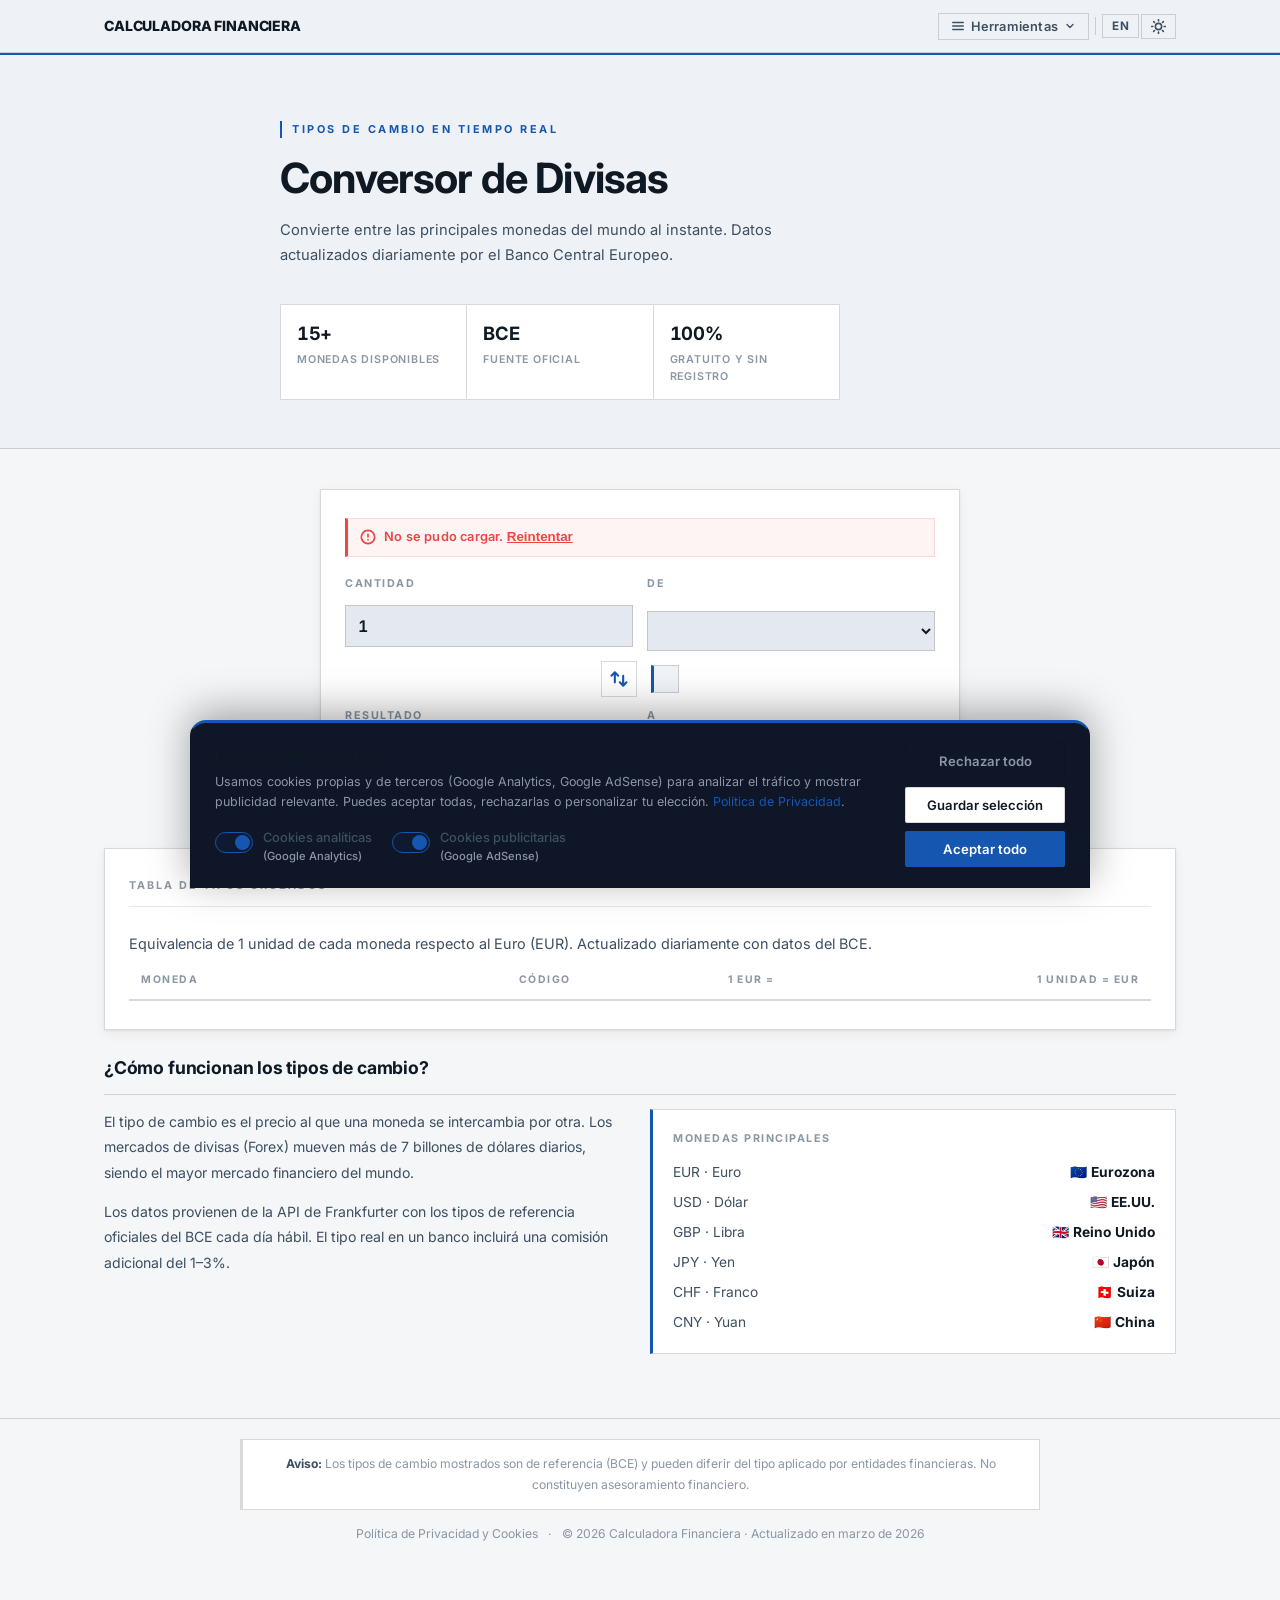
<file: conversor.html>
<!DOCTYPE html>
<html lang="es">
<head>
  <meta charset="UTF-8" />
  <script>
    document.documentElement.setAttribute('data-theme',
      localStorage.getItem('theme') ||
      (window.matchMedia('(prefers-color-scheme: light)').matches ? 'light' : 'dark')
    );
  </script>
  <meta name="viewport" content="width=device-width, initial-scale=1.0" />
  <meta name="description" content="Conversor de divisas en tiempo real. Convierte entre Euro, Dólar, Libra, Yen, Franco Suizo, Yuan y más de 15 monedas al instante." />
  <meta name="robots" content="index, follow" />
  <link rel="canonical" href="https://calculadoracompuesta.netlify.app/conversor.html" />
  <link rel="icon" type="image/svg+xml" href="favicon.svg" />

  <!-- Open Graph -->
  <meta property="og:type"         content="website" />
  <meta property="og:title"        content="Conversor de Divisas en Tiempo Real" />
  <meta property="og:description"  content="Convierte entre más de 15 monedas al instante. Gratis y sin registro." />
  <meta property="og:url"          content="https://calculadoracompuesta.netlify.app/conversor.html" />
  <meta property="og:image"        content="https://calculadoracompuesta.netlify.app/og-image.png" />
  <meta property="og:image:width"  content="1200" />
  <meta property="og:image:height" content="630" />
  <meta property="og:locale"       content="es_ES" />

  <!-- Twitter / X -->
  <meta name="twitter:card"        content="summary_large_image" />
  <meta name="twitter:title"       content="Conversor de Divisas en Tiempo Real" />
  <meta name="twitter:image"       content="https://calculadoracompuesta.netlify.app/og-image.png" />

  <title>Conversor de Divisas en Tiempo Real | Calculadora Financiera</title>

  <link rel="preconnect" href="https://fonts.googleapis.com" />
  <link rel="preconnect" href="https://fonts.gstatic.com" crossorigin />
  <link href="https://fonts.googleapis.com/css2?family=Inter:wght@400;600;700;800&display=swap" rel="stylesheet" />
  <link rel="stylesheet" href="style.css" />
  <link rel="stylesheet" href="cookies.css" />
  <link rel="stylesheet" href="conversor.css" />
</head>
<body>

  <!-- NAV -->
  <nav class="site-nav">
    <div class="nav-inner">
      <a href="index.html" class="nav-logo" data-i18n="nav.logo">Calculadora Financiera</a>
      <div class="nav-links">
        <!-- DROPDOWN DE PÁGINAS -->
        <div class="nav-dropdown">
          <button
            class="nav-dropdown-btn"
            id="nav-menu-btn"
            aria-haspopup="true"
            aria-expanded="false"
            aria-controls="nav-menu"
            onclick="toggleNavMenu()"
          >
            <svg width="14" height="14" viewBox="0 0 24 24" fill="none" stroke="currentColor" stroke-width="2.5" stroke-linecap="round" stroke-linejoin="round">
              <line x1="3" y1="6" x2="21" y2="6"/>
              <line x1="3" y1="12" x2="21" y2="12"/>
              <line x1="3" y1="18" x2="21" y2="18"/>
            </svg>
            <span data-i18n="nav.menu">Herramientas</span>
            <svg class="chevron" width="12" height="12" viewBox="0 0 24 24" fill="none" stroke="currentColor" stroke-width="2.5" stroke-linecap="round" stroke-linejoin="round">
              <polyline points="6 9 12 15 18 9"/>
            </svg>
          </button>
          <div class="nav-dropdown-menu" id="nav-menu" role="menu">
            <a href="index.html" role="menuitem">
              <svg class="menu-icon" width="14" height="14" viewBox="0 0 24 24" fill="none" stroke="currentColor" stroke-width="2" stroke-linecap="round" stroke-linejoin="round"><line x1="12" y1="1" x2="12" y2="23"/><path d="M17 5H9.5a3.5 3.5 0 0 0 0 7h5a3.5 3.5 0 0 1 0 7H6"/></svg>
              <span data-i18n="nav.calc">Calculadora</span>
            </a>
            <a href="indices.html" role="menuitem">
              <svg class="menu-icon" width="14" height="14" viewBox="0 0 24 24" fill="none" stroke="currentColor" stroke-width="2" stroke-linecap="round" stroke-linejoin="round"><polyline points="22 12 18 12 15 21 9 3 6 12 2 12"/></svg>
              <span data-i18n="nav.indices">Índices mundiales</span>
            </a>
            <a href="conversor.html" class="active" role="menuitem">
              <svg class="menu-icon" width="14" height="14" viewBox="0 0 24 24" fill="none" stroke="currentColor" stroke-width="2" stroke-linecap="round" stroke-linejoin="round"><path d="M7 16V4m0 0L3 8m4-4l4 4"/><path d="M17 8v12m0 0l4-4m-4 4l-4-4"/></svg>
              <span data-i18n="nav.conversor">Conversor divisas</span>
            </a>
          </div>
        </div>

        <div class="nav-divider"></div>
        <button class="nav-btn lang-btn" id="lang-toggle" onclick="toggleLang()" title="Switch language">EN</button>
        <button class="nav-btn theme-btn" id="theme-toggle" onclick="toggleTheme()" aria-label="Cambiar tema">
          <svg class="icon-moon" width="15" height="15" viewBox="0 0 24 24" fill="none" stroke="currentColor" stroke-width="2.5" stroke-linecap="round" stroke-linejoin="round"><path d="M21 12.79A9 9 0 1 1 11.21 3 7 7 0 0 0 21 12.79z"/></svg>
          <svg class="icon-sun"  width="15" height="15" viewBox="0 0 24 24" fill="none" stroke="currentColor" stroke-width="2.5" stroke-linecap="round" stroke-linejoin="round"><circle cx="12" cy="12" r="5"/><line x1="12" y1="1" x2="12" y2="3"/><line x1="12" y1="21" x2="12" y2="23"/><line x1="4.22" y1="4.22" x2="5.64" y2="5.64"/><line x1="18.36" y1="18.36" x2="19.78" y2="19.78"/><line x1="1" y1="12" x2="3" y2="12"/><line x1="21" y1="12" x2="23" y2="12"/><line x1="4.22" y1="19.78" x2="5.64" y2="18.36"/><line x1="18.36" y1="5.64" x2="19.78" y2="4.22"/></svg>
        </button>
      </div>
    </div>
  </nav>

  <!-- HEADER -->
  <header>
    <div class="header-inner">
      <div class="header-label" data-i18n="conv.header.label">Tipos de cambio en tiempo real</div>
      <h1 data-i18n="conv.header.h1">Conversor de Divisas</h1>
      <p data-i18n="conv.header.p">Convierte entre las principales monedas del mundo al instante. Datos actualizados diariamente por el Banco Central Europeo.</p>
      <div class="header-stats">
        <div class="stat"><span class="stat-num">15+</span><span class="stat-desc" data-i18n="conv.stat1">monedas disponibles</span></div>
        <div class="stat-divider"></div>
        <div class="stat"><span class="stat-num">BCE</span><span class="stat-desc" data-i18n="conv.stat2">fuente oficial</span></div>
        <div class="stat-divider"></div>
        <div class="stat"><span class="stat-num">100%</span><span class="stat-desc" data-i18n="stat.free">gratuito y sin registro</span></div>
      </div>
    </div>
  </header>

  <main class="container">

    <!-- CONVERSOR PRINCIPAL -->
    <div class="card conv-card">

      <!-- Estado: cargando / error -->
      <div id="conv-status" class="conv-status conv-loading">
        <svg width="18" height="18" viewBox="0 0 24 24" fill="none" stroke="currentColor" stroke-width="2.5" stroke-linecap="round" stroke-linejoin="round" class="spin"><path d="M21 12a9 9 0 1 1-6.219-8.56"/></svg>
        <span data-i18n="conv.loading">Cargando tipos de cambio…</span>
      </div>

      <!-- FILA ORIGEN -->
      <div class="conv-row">
        <div class="conv-field">
          <label for="amount-from" data-i18n="conv.amount">Cantidad</label>
          <input type="number" id="amount-from" value="1" min="0" step="any"
                 oninput="convertFrom()" autocomplete="off" />
        </div>
        <div class="conv-field">
          <label for="currency-from" data-i18n="conv.from">De</label>
          <select id="currency-from" onchange="convertFrom()"></select>
        </div>
      </div>

      <!-- BOTÓN SWAP -->
      <div class="conv-swap-row">
        <button class="conv-swap-btn" onclick="swapCurrencies()" aria-label="Intercambiar monedas" title="Intercambiar">
          <svg width="20" height="20" viewBox="0 0 24 24" fill="none" stroke="currentColor" stroke-width="2.5" stroke-linecap="round" stroke-linejoin="round">
            <path d="M7 16V4m0 0L3 8m4-4l4 4"/><path d="M17 8v12m0 0l4-4m-4 4l-4-4"/>
          </svg>
        </button>
        <div class="conv-rate-badge" id="rate-badge"></div>
      </div>

      <!-- FILA DESTINO -->
      <div class="conv-row">
        <div class="conv-field">
          <label for="amount-to" data-i18n="conv.result">Resultado</label>
          <input type="number" id="amount-to" value="" min="0" step="any"
                 oninput="convertTo()" autocomplete="off" />
        </div>
        <div class="conv-field">
          <label for="currency-to" data-i18n="conv.to">A</label>
          <select id="currency-to" onchange="convertFrom()"></select>
        </div>
      </div>

      <!-- ÚLTIMA ACTUALIZACIÓN -->
      <p class="conv-updated" id="conv-updated"></p>

    </div>

    <!-- TABLA DE TIPOS CRUZADOS -->
    <div class="card" style="margin-top:24px;">
      <h2 data-i18n="conv.table.h2">Tabla de tipos cruzados</h2>
      <p class="content-lead" data-i18n="conv.table.p">Equivalencia de 1 unidad de cada moneda respecto al Euro (EUR). Actualizado diariamente con datos del BCE.</p>
      <div class="table-wrap" style="margin-top:16px;">
        <table id="rates-table">
          <thead>
            <tr>
              <th data-i18n="conv.th.currency">Moneda</th>
              <th data-i18n="conv.th.code">Código</th>
              <th data-i18n="conv.th.rate">1 EUR =</th>
              <th data-i18n="conv.th.inverse">1 unidad = EUR</th>
            </tr>
          </thead>
          <tbody id="rates-tbody"></tbody>
        </table>
      </div>
    </div>

    <!-- SECCIÓN EDUCATIVA -->
  <section class="content-section" style="margin-top:24px;">
  <h2 class="content-h2" data-i18n="conv.edu.h2">¿Cómo funcionan los tipos de cambio?</h2>
  <div class="content-grid">
    <div>
      <p data-i18n="conv.edu.p1">El tipo de cambio es el precio al que una moneda se intercambia por otra. Los mercados de divisas (Forex) mueven más de 7 billones de dólares diarios, siendo el mayor mercado financiero del mundo. Los tipos fluctúan continuamente por factores como inflación, tipos de interés, balanza comercial y decisiones de los bancos centrales.</p>
      <p style="margin-top:14px" data-i18n="conv.edu.p2">Los datos de este conversor provienen de la API de Frankfurter, que publica los tipos de referencia oficiales del Banco Central Europeo cada día hábil. Son tipos interbancarios: el tipo real que obtendrás en un banco o casa de cambio incluirá una comisión adicional del 1–3%.</p>
    </div>
    <div class="example-box">
      <div class="example-title" data-i18n="conv.edu.box.title">Monedas principales</div>
      <ul class="example-list">
        <li><span data-i18n="curr.eur.label">EUR · Euro</span><strong data-i18n="curr.eur.region">🇪🇺 Eurozona</strong></li>
        <li><span data-i18n="curr.usd.label">USD · Dólar</span><strong data-i18n="curr.usd.region">🇺🇸 EE.UU.</strong></li>
        <li><span data-i18n="curr.gbp.label">GBP · Libra</span><strong data-i18n="curr.gbp.region">🇬🇧 Reino Unido</strong></li>
        <li><span data-i18n="curr.jpy.label">JPY · Yen</span><strong data-i18n="curr.jpy.region">🇯🇵 Japón</strong></li>
        <li><span data-i18n="curr.chf.label">CHF · Franco</span><strong data-i18n="curr.chf.region">🇨🇭 Suiza</strong></li>
        <li><span data-i18n="curr.cny.label">CNY · Yuan</span><strong data-i18n="curr.cny.region">🇨🇳 China</strong></li>
      </ul>
    </div>
  </div>
  </section>

  </main>

  <footer>
    <div class="footer-inner">
      <div class="footer-disclaimer">
        <strong>Aviso:</strong> <span data-i18n="conv.footer.disc">Los tipos de cambio mostrados son de referencia (BCE) y pueden diferir del tipo aplicado por entidades financieras. No constituyen asesoramiento financiero.</span>
      </div>
      <div class="footer-links">
        <a href="privacidad.html" data-i18n="footer.privacy">Política de Privacidad y Cookies</a>
        <span>·</span>
        <span data-i18n="footer.copy">© 2026 Calculadora Financiera</span>
      </div>
    </div>
  </footer>

  <script src="conversor.js"></script>
  <script src="cookies.js"></script>
  <script src="i18n.js"></script>
  <script>
    function toggleNavMenu() {
      const btn = document.getElementById('nav-menu-btn');
      const menu = document.getElementById('nav-menu');
      const isOpen = menu.classList.contains('open');
      menu.classList.toggle('open', !isOpen);
      btn.setAttribute('aria-expanded', String(!isOpen));
    }
    document.addEventListener('click', function(e) {
      const dropdown = document.querySelector('.nav-dropdown');
      if (dropdown && !dropdown.contains(e.target)) {
        document.getElementById('nav-menu').classList.remove('open');
        document.getElementById('nav-menu-btn').setAttribute('aria-expanded', 'false');
      }
    });
  </script>

</body>
</html>
</file>
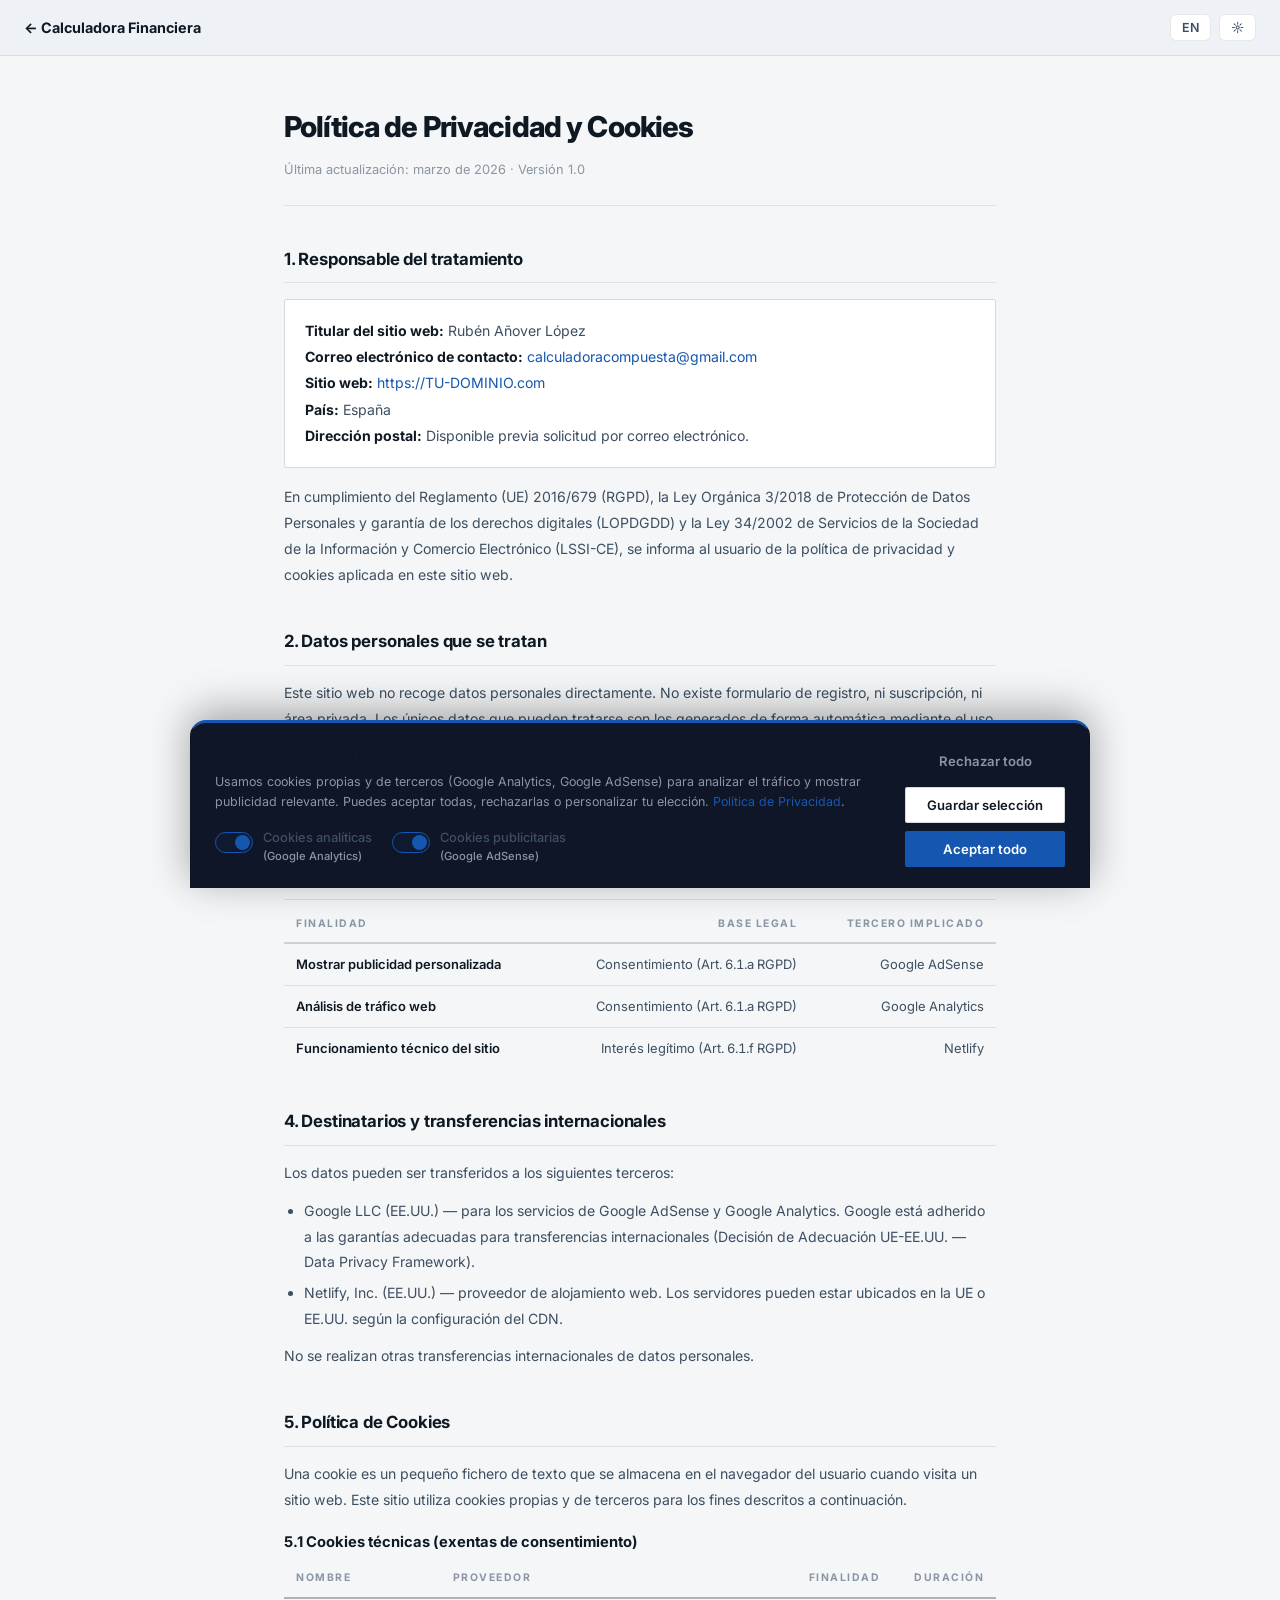
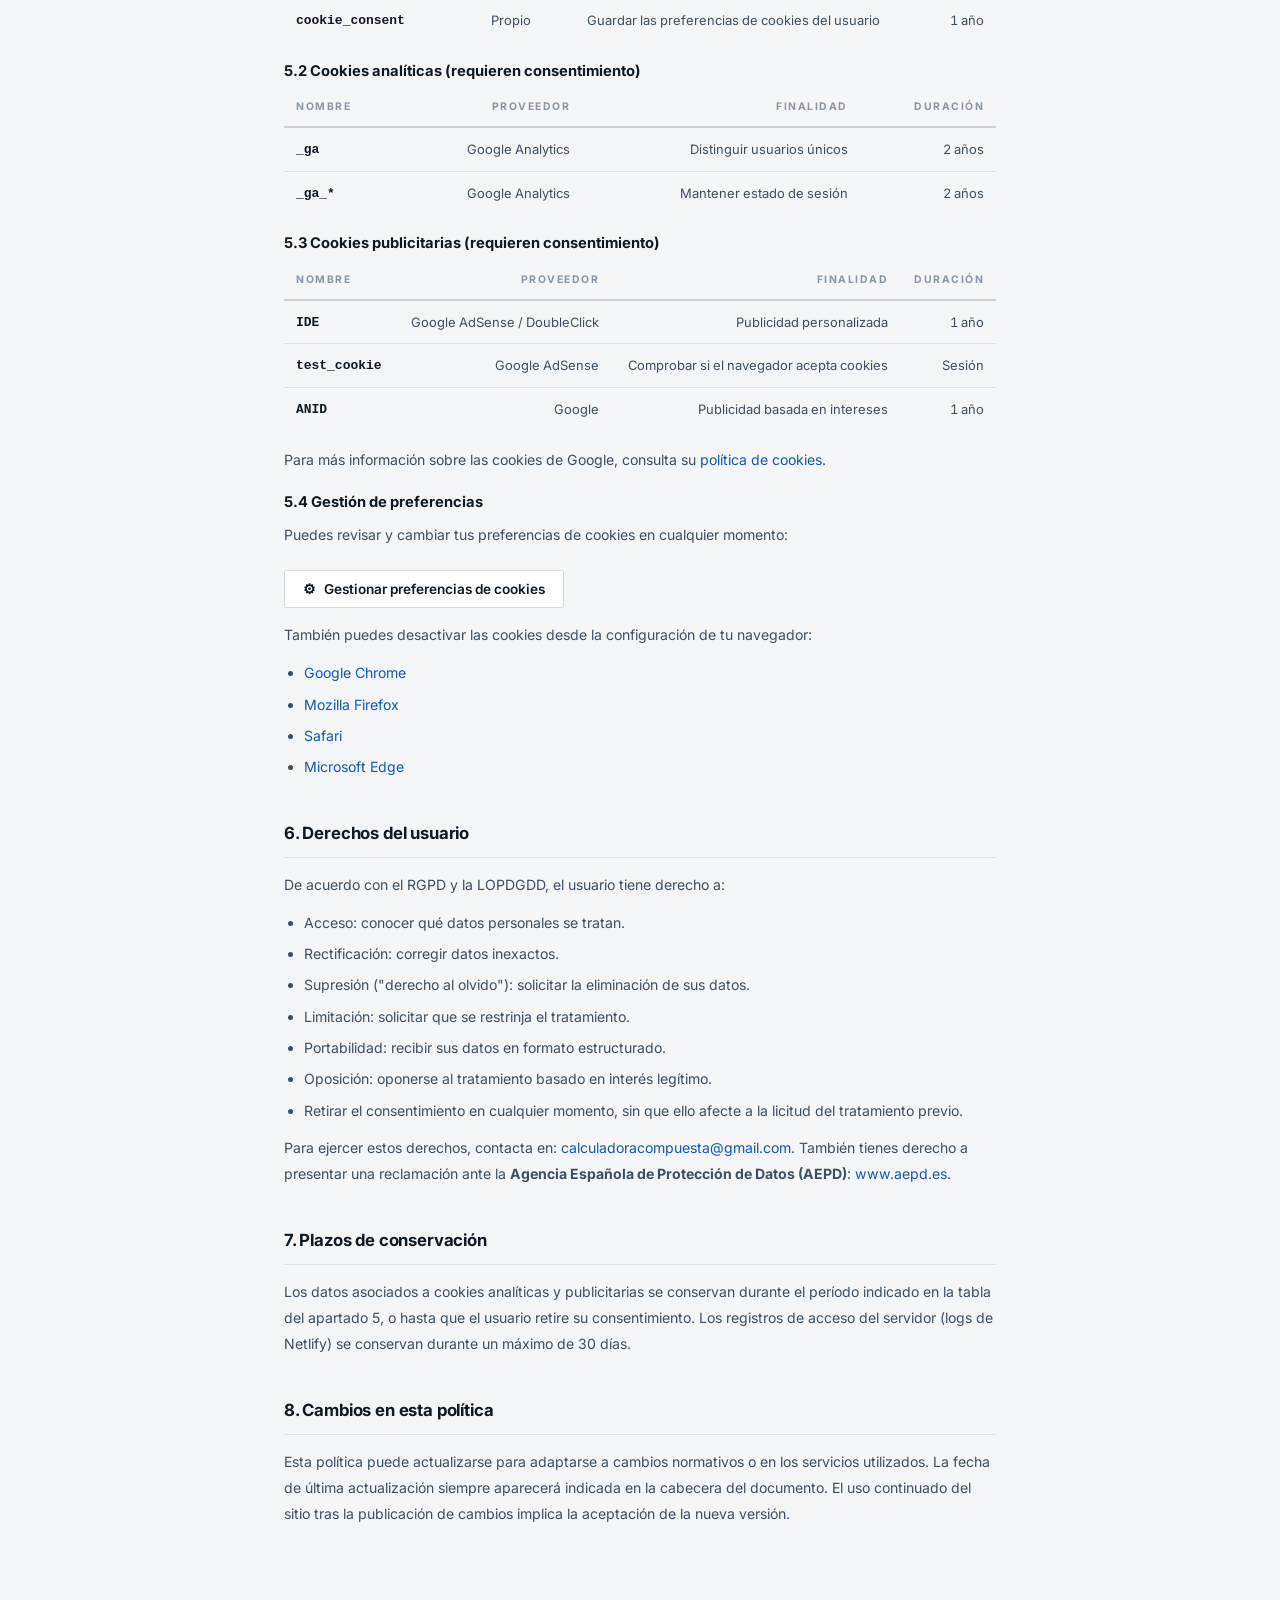
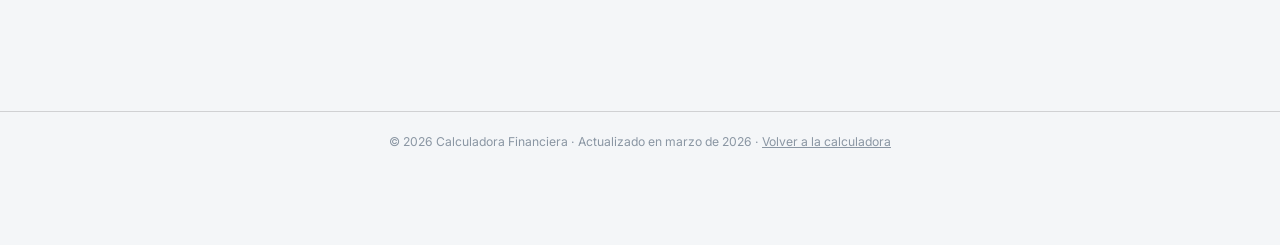
<file: privacidad.html>
<!DOCTYPE html>
<html lang="es">
<head>
  <meta charset="UTF-8" />
  <script>
    document.documentElement.setAttribute('data-theme',
      localStorage.getItem('theme') ||
      (window.matchMedia('(prefers-color-scheme: light)').matches ? 'light' : 'dark')
    );
  </script>
  <meta name="viewport" content="width=device-width, initial-scale=1.0" />
  <meta name="robots" content="noindex, follow" />
  <link rel="icon" type="image/svg+xml" href="favicon.svg">

  <title data-i18n="priv.page.title">Política de Privacidad y Cookies | Calculadora Financiera</title>

  <link rel="preconnect" href="https://fonts.googleapis.com" />
  <link rel="preconnect" href="https://fonts.gstatic.com" crossorigin />
  <link href="https://fonts.googleapis.com/css2?family=Inter:wght@400;600;700;800&display=swap" rel="stylesheet" />
  <link rel="stylesheet" href="style.css" />
  <link rel="stylesheet" href="cookies.css" />

  <style>
    .legal-container {
      max-width: 760px;
      margin: 0 auto;
      padding: 48px 24px 80px;
    }
    .legal-header {
      margin-bottom: 40px;
      padding-bottom: 24px;
      border-bottom: 1px solid var(--border);
    }
    .legal-header .back-link {
      display: inline-flex;
      align-items: center;
      gap: 6px;
      font-size: 0.82rem;
      color: var(--text-3);
      text-decoration: none;
      margin-bottom: 20px;
      transition: color 0.15s;
    }
    .legal-header .back-link:hover { color: var(--accent); }
    .legal-header h1 {
      font-size: 1.8rem;
      font-weight: 800;
      color: var(--text-1);
      letter-spacing: -0.03em;
      margin-bottom: 10px;
    }
    .legal-header .meta { font-size: 0.8rem; color: var(--text-3); }
    .legal-section { margin-bottom: 40px; }
    .legal-section h2 {
      font-size: 1.05rem;
      font-weight: 700;
      color: var(--text-1);
      margin-bottom: 14px;
      padding-bottom: 10px;
      border-bottom: 1px solid var(--border);
      text-transform: none;
      letter-spacing: -0.01em;
    }
    .legal-section h3 {
      font-size: 0.92rem;
      font-weight: 700;
      color: var(--text-1);
      margin: 18px 0 8px;
    }
    .legal-section p {
      font-size: 0.88rem;
      color: var(--text-2);
      line-height: 1.85;
      margin-bottom: 12px;
    }
    .legal-section ul {
      padding-left: 20px;
      margin-bottom: 12px;
    }
    .legal-section ul li {
      font-size: 0.88rem;
      color: var(--text-2);
      line-height: 1.8;
      margin-bottom: 6px;
    }
    .legal-section a { color: var(--accent); text-decoration: none; }
    .legal-section a:hover { text-decoration: underline; }
    .info-box {
      background: var(--surface);
      border: 1px solid var(--border-mid);
      border-radius: var(--radius-md);
      padding: 18px 20px;
      margin: 16px 0;
    }
    .info-box p { margin-bottom: 0; }
    .info-box strong { color: var(--text-1); }
    .cookie-table-wrap { overflow-x: auto; margin: 16px 0; }
    .cookie-table-wrap table { min-width: 560px; }
    .reopen-btn {
      display: inline-flex;
      align-items: center;
      gap: 8px;
      background: var(--surface);
      border: 1px solid var(--border-mid);
      color: var(--text-1);
      font-family: 'Inter', sans-serif;
      font-size: 0.85rem;
      font-weight: 600;
      padding: 10px 18px;
      border-radius: var(--radius-sm);
      cursor: pointer;
      transition: border-color 0.2s, background 0.2s;
      margin-top: 10px;
    }
    .reopen-btn:hover { border-color: var(--accent); background: var(--accent-soft); }

    /* Mini nav igual que index */
    .priv-nav {
      display: flex;
      align-items: center;
      justify-content: space-between;
      padding: 14px 24px;
      border-bottom: 1px solid var(--border);
      background: var(--bg-subtle);
    }
    .priv-nav-left a {
      font-size: 0.9rem;
      font-weight: 700;
      color: var(--text-1);
      text-decoration: none;
    }
    .priv-nav-right { display: flex; gap: 8px; align-items: center; }
    .priv-nav-right button {
      background: var(--surface);
      border: 1px solid var(--border);
      color: var(--text-2);
      font-family: 'Inter', sans-serif;
      font-size: 0.78rem;
      font-weight: 600;
      padding: 5px 11px;
      border-radius: 6px;
      cursor: pointer;
      transition: all 0.15s;
    }
    .priv-nav-right button:hover { border-color: var(--accent); color: var(--accent); }
  </style>
</head>
<body>

  <!-- Nav con selector de idioma y tema -->
  <nav class="priv-nav">
    <div class="priv-nav-left">
      <a href="/">&#8592; <span data-i18n="nav.logo">Calculadora Financiera</span></a>
    </div>
    <div class="priv-nav-right">
      <button id="lang-toggle" onclick="toggleLang()">EN</button>
      <button onclick="toggleTheme()" id="theme-toggle" aria-label="Toggle theme">&#9788;</button>
    </div>
  </nav>

  <main class="legal-container">

    <div class="legal-header">
      <h1 data-i18n="priv.h1">Política de Privacidad y Cookies</h1>
      <p class="meta" data-i18n="priv.meta">Última actualización: marzo de 2026 · Versión 1.0</p>
    </div>

    <!-- 1. RESPONSABLE -->
    <div class="legal-section">
      <h2 data-i18n="priv.s1.h2">1. Responsable del tratamiento</h2>
      <div class="info-box">
        <p>
          <strong data-i18n="priv.s1.owner.label">Titular del sitio web:</strong> Rubén Añover López<br>
          <strong data-i18n="priv.s1.email.label">Correo electrónico de contacto:</strong>
          <a href="mailto:calculadoracompuesta@gmail.com">calculadoracompuesta@gmail.com</a><br>
          <strong data-i18n="priv.s1.web.label">Sitio web:</strong>
          <a href="https://TU-DOMINIO.com">https://TU-DOMINIO.com</a><br>
          <strong data-i18n="priv.s1.country.label">País:</strong> <span data-i18n="priv.s1.country.val">España</span><br>
          <strong data-i18n="priv.s1.address.label">Dirección postal:</strong> <span data-i18n="priv.s1.address.val">Disponible previa solicitud por correo electrónico.</span>
        </p>
      </div>
      <p data-i18n="priv.s1.p">En cumplimiento del Reglamento (UE) 2016/679 (RGPD), la Ley Orgánica 3/2018 de Protección de Datos Personales y garantía de los derechos digitales (LOPDGDD) y la Ley 34/2002 de Servicios de la Sociedad de la Información y Comercio Electrónico (LSSI-CE), se informa al usuario de la política de privacidad y cookies aplicada en este sitio web.</p>
    </div>

    <!-- 2. DATOS -->
    <div class="legal-section">
      <h2 data-i18n="priv.s2.h2">2. Datos personales que se tratan</h2>
      <p data-i18n="priv.s2.p1">Este sitio web no recoge datos personales directamente. No existe formulario de registro, ni suscripción, ni área privada. Los únicos datos que pueden tratarse son los generados de forma automática mediante el uso de cookies de terceros (Google), que se detallan en el apartado 5.</p>
      <p data-i18n="priv.s2.p2">Los valores que el usuario introduce en la calculadora (capital, tasa de interés, años) no se envían a ningún servidor y se procesan exclusivamente en el navegador del usuario.</p>
    </div>

    <!-- 3. FINALIDAD -->
    <div class="legal-section">
      <h2 data-i18n="priv.s3.h2">3. Finalidad del tratamiento y base legal</h2>
      <div class="cookie-table-wrap">
        <table>
          <thead>
            <tr>
              <th scope="col" data-i18n="priv.s3.th1">Finalidad</th>
              <th scope="col" data-i18n="priv.s3.th2">Base legal</th>
              <th scope="col" data-i18n="priv.s3.th3">Tercero implicado</th>
            </tr>
          </thead>
          <tbody>
            <tr>
              <td data-i18n="priv.s3.r1c1">Mostrar publicidad personalizada</td>
              <td data-i18n="priv.s3.r1c2">Consentimiento (Art. 6.1.a RGPD)</td>
              <td>Google AdSense</td>
            </tr>
            <tr>
              <td data-i18n="priv.s3.r2c1">Análisis de tráfico web</td>
              <td data-i18n="priv.s3.r2c2">Consentimiento (Art. 6.1.a RGPD)</td>
              <td>Google Analytics</td>
            </tr>
            <tr>
              <td data-i18n="priv.s3.r3c1">Funcionamiento técnico del sitio</td>
              <td data-i18n="priv.s3.r3c2">Interés legítimo (Art. 6.1.f RGPD)</td>
              <td>Netlify</td>
            </tr>
          </tbody>
        </table>
      </div>
    </div>

    <!-- 4. DESTINATARIOS -->
    <div class="legal-section">
      <h2 data-i18n="priv.s4.h2">4. Destinatarios y transferencias internacionales</h2>
      <p data-i18n="priv.s4.p">Los datos pueden ser transferidos a los siguientes terceros:</p>
      <ul>
        <li data-i18n="priv.s4.li1"><strong>Google LLC</strong> (EE.UU.) — para los servicios de Google AdSense y Google Analytics. Google está adherido a las garantías adecuadas para transferencias internacionales (Decisión de Adecuación UE-EE.UU. — Data Privacy Framework).</li>
        <li data-i18n="priv.s4.li2"><strong>Netlify, Inc.</strong> (EE.UU.) — proveedor de alojamiento web. Los servidores pueden estar ubicados en la UE o EE.UU. según la configuración del CDN.</li>
      </ul>
      <p data-i18n="priv.s4.p2">No se realizan otras transferencias internacionales de datos personales.</p>
    </div>

    <!-- 5. COOKIES -->
    <div class="legal-section">
      <h2 data-i18n="priv.s5.h2">5. Política de Cookies</h2>
      <p data-i18n="priv.s5.intro">Una cookie es un pequeño fichero de texto que se almacena en el navegador del usuario cuando visita un sitio web. Este sitio utiliza cookies propias y de terceros para los fines descritos a continuación.</p>

      <h3 data-i18n="priv.s5.h3a">5.1 Cookies técnicas (exentas de consentimiento)</h3>
      <div class="cookie-table-wrap">
        <table>
          <thead>
            <tr>
              <th data-i18n="priv.tbl.name">Nombre</th>
              <th data-i18n="priv.tbl.provider">Proveedor</th>
              <th data-i18n="priv.tbl.purpose">Finalidad</th>
              <th data-i18n="priv.tbl.duration">Duración</th>
            </tr>
          </thead>
          <tbody>
            <tr>
              <td><code>cookie_consent</code></td>
              <td data-i18n="priv.own">Propio</td>
              <td data-i18n="priv.s5.t1r1">Guardar las preferencias de cookies del usuario</td>
              <td data-i18n="priv.1year">1 año</td>
            </tr>
          </tbody>
        </table>
      </div>

      <h3 data-i18n="priv.s5.h3b">5.2 Cookies analíticas (requieren consentimiento)</h3>
      <div class="cookie-table-wrap">
        <table>
          <thead>
            <tr>
              <th data-i18n="priv.tbl.name">Nombre</th>
              <th data-i18n="priv.tbl.provider">Proveedor</th>
              <th data-i18n="priv.tbl.purpose">Finalidad</th>
              <th data-i18n="priv.tbl.duration">Duración</th>
            </tr>
          </thead>
          <tbody>
            <tr>
              <td><code>_ga</code></td>
              <td>Google Analytics</td>
              <td data-i18n="priv.s5.t2r1">Distinguir usuarios únicos</td>
              <td data-i18n="priv.2years">2 años</td>
            </tr>
            <tr>
              <td><code>_ga_*</code></td>
              <td>Google Analytics</td>
              <td data-i18n="priv.s5.t2r2">Mantener estado de sesión</td>
              <td data-i18n="priv.2years">2 años</td>
            </tr>
          </tbody>
        </table>
      </div>

      <h3 data-i18n="priv.s5.h3c">5.3 Cookies publicitarias (requieren consentimiento)</h3>
      <div class="cookie-table-wrap">
        <table>
          <thead>
            <tr>
              <th data-i18n="priv.tbl.name">Nombre</th>
              <th data-i18n="priv.tbl.provider">Proveedor</th>
              <th data-i18n="priv.tbl.purpose">Finalidad</th>
              <th data-i18n="priv.tbl.duration">Duración</th>
            </tr>
          </thead>
          <tbody>
            <tr>
              <td><code>IDE</code></td>
              <td>Google AdSense / DoubleClick</td>
              <td data-i18n="priv.s5.t3r1">Publicidad personalizada</td>
              <td data-i18n="priv.1year">1 año</td>
            </tr>
            <tr>
              <td><code>test_cookie</code></td>
              <td>Google AdSense</td>
              <td data-i18n="priv.s5.t3r2">Comprobar si el navegador acepta cookies</td>
              <td data-i18n="priv.session">Sesión</td>
            </tr>
            <tr>
              <td><code>ANID</code></td>
              <td>Google</td>
              <td data-i18n="priv.s5.t3r3">Publicidad basada en intereses</td>
              <td data-i18n="priv.1year">1 año</td>
            </tr>
          </tbody>
        </table>
      </div>

      <p data-i18n-html="priv.s5.google">Para más información sobre las cookies de Google, consulta su <a href="https://policies.google.com/technologies/cookies?hl=es" target="_blank" rel="noopener">política de cookies</a>.</p>

      <h3 data-i18n="priv.s5.h3d">5.4 Gestión de preferencias</h3>
      <p data-i18n="priv.s5.manage">Puedes revisar y cambiar tus preferencias de cookies en cualquier momento:</p>
      <button class="reopen-btn" onclick="reopenCookieBanner()">
        &#9881; <span data-i18n="priv.s5.reopen">Gestionar preferencias de cookies</span>
      </button>
      <p style="margin-top:14px;" data-i18n="priv.s5.browser">También puedes desactivar las cookies desde la configuración de tu navegador:</p>
      <ul>
        <li><a href="https://support.google.com/chrome/answer/95647?hl=es" target="_blank" rel="noopener">Google Chrome</a></li>
        <li><a href="https://support.mozilla.org/es/kb/habilitar-y-deshabilitar-cookies-sitios-web-rastrear-preferencias" target="_blank" rel="noopener">Mozilla Firefox</a></li>
        <li><a href="https://support.apple.com/es-es/guide/safari/sfri11471/mac" target="_blank" rel="noopener">Safari</a></li>
        <li><a href="https://support.microsoft.com/es-es/windows/eliminar-y-administrar-cookies-168dab11-0753-043d-7c16-ede5947fc64d" target="_blank" rel="noopener">Microsoft Edge</a></li>
      </ul>
    </div>

    <!-- 6. DERECHOS -->
    <div class="legal-section">
      <h2 data-i18n="priv.s6.h2">6. Derechos del usuario</h2>
      <p data-i18n="priv.s6.p">De acuerdo con el RGPD y la LOPDGDD, el usuario tiene derecho a:</p>
      <ul>
        <li data-i18n="priv.s6.li1"><strong>Acceso:</strong> conocer qué datos personales se tratan.</li>
        <li data-i18n="priv.s6.li2"><strong>Rectificación:</strong> corregir datos inexactos.</li>
        <li data-i18n="priv.s6.li3"><strong>Supresión:</strong> solicitar la eliminación de sus datos.</li>
        <li data-i18n="priv.s6.li4"><strong>Limitación:</strong> solicitar que se restrinja el tratamiento.</li>
        <li data-i18n="priv.s6.li5"><strong>Portabilidad:</strong> recibir sus datos en formato estructurado.</li>
        <li data-i18n="priv.s6.li6"><strong>Oposición:</strong> oponerse al tratamiento basado en interés legítimo.</li>
        <li data-i18n="priv.s6.li7"><strong>Retirar el consentimiento</strong> en cualquier momento, sin que ello afecte a la licitud del tratamiento previo.</li>
      </ul>
      <p data-i18n-html="priv.s6.contact">Para ejercer estos derechos, contacta en: <a href="mailto:calculadoracompuesta@gmail.com">calculadoracompuesta@gmail.com</a>. También tienes derecho a presentar una reclamación ante la <strong>Agencia Española de Protección de Datos (AEPD)</strong>: <a href="https://www.aepd.es" target="_blank" rel="noopener">www.aepd.es</a>.</p>
    </div>

    <!-- 7. CONSERVACIÓN -->
    <div class="legal-section">
      <h2 data-i18n="priv.s7.h2">7. Plazos de conservación</h2>
      <p data-i18n="priv.s7.p">Los datos asociados a cookies analíticas y publicitarias se conservan durante el período indicado en la tabla del apartado 5, o hasta que el usuario retire su consentimiento. Los registros de acceso del servidor (logs de Netlify) se conservan durante un máximo de 30 días.</p>
    </div>

    <!-- 8. CAMBIOS -->
    <div class="legal-section">
      <h2 data-i18n="priv.s8.h2">8. Cambios en esta política</h2>
      <p data-i18n="priv.s8.p">Esta política puede actualizarse para adaptarse a cambios normativos o en los servicios utilizados. La fecha de última actualización siempre aparecerá indicada en la cabecera del documento. El uso continuado del sitio tras la publicación de cambios implica la aceptación de la nueva versión.</p>
    </div>

  </main>

  <footer>
    <div class="footer-inner">
      <p class="footer-copy">
        <span data-i18n="footer.copy">© 2026 Calculadora Financiera</span>
        · <a href="/" style="color:var(--text-3);" data-i18n="priv.backlink">Volver a la calculadora</a>
      </p>
    </div>
  </footer>

  <script src="cookies.js"></script>
  <script src="i18n.js"></script>

</body>
</html>
</file>
<file: style.css>
/* ══════════════════════════════════════════
   RESET
══════════════════════════════════════════ */
*,
*::before,
*::after {
   box-sizing: border-box;
   margin: 0;
   padding: 0;
}

/* ══════════════════════════════════════════
   TOKENS DARK (default) — Professional Finance
══════════════════════════════════════════ */
:root {
   --bg: #0a0d0f;
   --bg-subtle: #0f1317;
   --surface: #141a20;
   --surface-mid: #1a2028;
   --surface-hi: #1f2733;
   --border: rgba(255, 255, 255, 0.08);
   --border-mid: rgba(255, 255, 255, 0.14);
   --accent: #1a73e8;
   --accent-glow: rgba(26, 115, 232, 0.12);
   --accent-soft: rgba(26, 115, 232, 0.07);
   --green: #22c55e;
   --green-soft: rgba(34, 197, 94, 0.08);
   --violet: #818cf8;
   --amber: #f59e0b;
   --red: #ef4444;
   --text-1: #e8edf2;
   --text-2: #8a96a3;
   --text-3: #4a5568;
   --radius-sm: 2px;
   --radius-md: 3px;
   --radius-lg: 4px;
   --shadow-card: 0 1px 2px rgba(0, 0, 0, 0.8), 0 4px 16px rgba(0, 0, 0, 0.5);
}

/* ══════════════════════════════════════════
   TOKENS LIGHT
══════════════════════════════════════════ */
[data-theme="light"] {
   --bg: #f4f6f8;
   --bg-subtle: #eef1f5;
   --surface: #ffffff;
   --surface-mid: #f0f3f7;
   --surface-hi: #e4e9ef;
   --border: rgba(0, 0, 0, 0.09);
   --border-mid: rgba(0, 0, 0, 0.15);
   --accent: #1557b0;
   --accent-glow: rgba(21, 87, 176, 0.10);
   --accent-soft: rgba(21, 87, 176, 0.06);
   --green: #16a34a;
   --green-soft: rgba(22, 163, 74, 0.08);
   --violet: #5b21b6;
   --amber: #b45309;
   --red: #dc2626;
   --text-1: #0f1923;
   --text-2: #3d4f61;
   --text-3: #8a96a3;
   --shadow-card: 0 1px 2px rgba(0, 0, 0, 0.07), 0 4px 12px rgba(0, 0, 0, 0.05);
}

/* ══════════════════════════════════════════
   BASE
══════════════════════════════════════════ */
html {
   scroll-behavior: smooth;
}

body {
   font-family: 'Inter', -apple-system, 'Segoe UI', sans-serif;
   background: var(--bg);
   color: var(--text-1);
   min-height: 100vh;
   padding-bottom: 80px;
   font-size: 14px;
   line-height: 1.6;
   -webkit-font-smoothing: antialiased;
   transition: background 0.25s ease, color 0.25s ease;
}

/* ══════════════════════════════════════════
   HEADER
══════════════════════════════════════════ */
header {
   background: var(--bg-subtle);
   border-bottom: 1px solid var(--border-mid);
   padding: 64px 24px 48px;
   position: relative;
}

header::before {
   content: '';
   position: absolute;
   top: 0;
   left: 0;
   right: 0;
   height: 2px;
   background: var(--accent);
}

.header-inner {
   max-width: 720px;
   margin: 0 auto;
   text-align: left;
}

.header-label {
   display: inline-block;
   font-size: 0.68rem;
   font-weight: 700;
   letter-spacing: 2.5px;
   text-transform: uppercase;
   color: var(--accent);
   margin-bottom: 16px;
   border-left: 2px solid var(--accent);
   padding-left: 10px;
}

header h1 {
   font-size: clamp(1.6rem, 4vw, 2.6rem);
   font-weight: 700;
   line-height: 1.2;
   color: var(--text-1);
   letter-spacing: -0.02em;
   margin-bottom: 14px;
}

header p {
   color: var(--text-2);
   font-size: 0.92rem;
   max-width: 520px;
   margin: 0 0 36px;
   line-height: 1.7;
}

.header-stats {
   display: flex;
   justify-content: flex-start;
   align-items: stretch;
   gap: 0;
   border: 1px solid var(--border-mid);
   border-radius: 0;
   background: var(--surface);
   overflow: hidden;
   max-width: 560px;
}

.stat {
   flex: 1;
   padding: 14px 16px;
   text-align: left;
}

.stat-num {
   display: block;
   font-size: 1.15rem;
   font-weight: 700;
   color: var(--text-1);
   letter-spacing: -0.02em;
   font-variant-numeric: tabular-nums;
}

.stat-desc {
   display: block;
   font-size: 0.67rem;
   color: var(--text-3);
   font-weight: 600;
   margin-top: 2px;
   text-transform: uppercase;
   letter-spacing: 0.8px;
}

.stat-divider {
   width: 1px;
   background: var(--border-mid);
}

@media (max-width: 500px) {
   .header-stats {
      flex-direction: column;
   }

   .stat-divider {
      width: 100%;
      height: 1px;
   }
}

/* ══════════════════════════════════════════
   LAYOUT
══════════════════════════════════════════ */
.container {
   max-width: 1120px;
   margin: 0 auto;
   padding: 40px 24px 0;
}

.grid {
   display: grid;
   grid-template-columns: 1fr 1fr;
   gap: 20px;
   align-items: start;
}

@media (max-width: 768px) {
   .grid {
      grid-template-columns: 1fr;
   }
}

/* ══════════════════════════════════════════
   CARDS
══════════════════════════════════════════ */
.card {
   background: var(--surface);
   border: 1px solid var(--border-mid);
   border-radius: 0;
   padding: 28px 24px;
   box-shadow: var(--shadow-card);
}

.card h2 {
   font-size: 0.67rem;
   font-weight: 700;
   color: var(--text-3);
   text-transform: uppercase;
   letter-spacing: 2px;
   margin-bottom: 24px;
   padding-bottom: 12px;
   border-bottom: 1px solid var(--border);
}

/* ══════════════════════════════════════════
   FIELDS
══════════════════════════════════════════ */
.field {
   margin-bottom: 20px;
}

label {
   display: flex;
   justify-content: space-between;
   align-items: center;
   font-size: 0.82rem;
   color: var(--text-2);
   font-weight: 500;
   margin-bottom: 8px;
}

.val-wrap {
   display: flex;
   align-items: center;
   gap: 4px;
   background: var(--surface-hi);
   border: 1px solid var(--border-mid);
   border-radius: 0;
   padding: 6px 10px;
   transition: border-color 0.15s;
}

.val-wrap:focus-within {
   border-color: var(--accent);
   box-shadow: inset 0 0 0 1px var(--accent);
}

.num-input {
   background: transparent;
   border: none;
   color: var(--text-1);
   font-weight: 600;
   font-size: 0.88rem;
   font-family: 'Inter', sans-serif;
   width: 70px;
   text-align: right;
   outline: none;
   -moz-appearance: textfield;
   appearance: textfield;
   font-variant-numeric: tabular-nums;
}

.num-input::-webkit-outer-spin-button,
.num-input::-webkit-inner-spin-button {
   -webkit-appearance: none;
   appearance: none;
}

.unit {
   color: var(--text-3);
   font-size: 0.78rem;
   font-weight: 500;
}

/* ══════════════════════════════════════════
   RANGE SLIDER
══════════════════════════════════════════ */
input[type=range] {
   -webkit-appearance: none;
   appearance: none;
   width: 100%;
   height: 3px;
   border-radius: 0;
   background: var(--surface-hi);
   outline: none;
   cursor: pointer;
}

input[type=range]::-webkit-slider-thumb {
   -webkit-appearance: none;
   appearance: none;
   width: 14px;
   height: 14px;
   border-radius: 0;
   background: var(--accent);
   border: none;
   cursor: pointer;
   transition: transform 0.1s;
}

input[type=range]::-webkit-slider-thumb:hover {
   transform: scale(1.2);
}

input[type=range]::-moz-range-thumb {
   appearance: none;
   width: 14px;
   height: 14px;
   border-radius: 0;
   background: var(--accent);
   border: none;
   cursor: pointer;
}

/* ══════════════════════════════════════════
   SELECT
══════════════════════════════════════════ */
select {
   width: 100%;
   background: var(--surface-hi);
   border: 1px solid var(--border-mid);
   color: var(--text-1);
   padding: 9px 12px;
   border-radius: 0;
   font-size: 0.86rem;
   font-family: 'Inter', sans-serif;
   cursor: pointer;
   outline: none;
   margin-top: 6px;
   transition: border-color 0.15s;
}

select:focus {
   border-color: var(--accent);
   box-shadow: inset 0 0 0 1px var(--accent);
}

/* ══════════════════════════════════════════
   RESULT BOXES
══════════════════════════════════════════ */
.results-grid {
   display: grid;
   grid-template-columns: 1fr 1fr;
   gap: 10px;
   margin-bottom: 24px;
}

.result-box {
   background: var(--bg-subtle);
   border-radius: 0;
   padding: 16px 14px;
   border: 1px solid var(--border);
   border-left: 3px solid transparent;
   position: relative;
}

.result-box.highlight {
   border-left-color: var(--green);
}

.result-box.accent {
   border-left-color: var(--accent);
}

.result-box.purple {
   border-left-color: var(--violet);
}

.result-box.orange {
   border-left-color: var(--amber);
}

.result-box .label {
   font-size: 0.65rem;
   color: var(--text-3);
   font-weight: 700;
   text-transform: uppercase;
   letter-spacing: 1.5px;
   margin-bottom: 6px;
}

.result-box .value {
   font-size: 1.2rem;
   font-weight: 700;
   letter-spacing: -0.02em;
   color: var(--text-1);
   font-variant-numeric: tabular-nums;
}

/* ══════════════════════════════════════════
   CHART
══════════════════════════════════════════ */
.chart-wrapper {
   position: relative;
   width: 100%;
   height: 260px;
}

/* ══════════════════════════════════════════
   TABLE
══════════════════════════════════════════ */
.table-wrap {
   overflow-x: auto;
   -webkit-overflow-scrolling: touch;
}

table {
   width: 100%;
   border-collapse: collapse;
   font-size: 0.81rem;
}

thead tr {
   border-bottom: 2px solid var(--border-mid);
}

thead th {
   color: var(--text-3);
   text-transform: uppercase;
   font-size: 0.65rem;
   letter-spacing: 1.5px;
   font-weight: 700;
   padding: 0 12px 10px;
}

th,
td {
   padding: 10px 12px;
   text-align: right;
}

th:first-child,
td:first-child {
   text-align: left;
}

tbody tr {
   border-bottom: 1px solid var(--border);
   transition: background 0.1s;
}

tbody tr:last-child {
   border-bottom: none;
}

tbody tr:hover {
   background: var(--surface-mid);
}

td {
   color: var(--text-2);
   font-variant-numeric: tabular-nums;
}

td:first-child {
   color: var(--text-1);
   font-weight: 600;
}

td.pos {
   color: var(--green);
   font-weight: 700;
}

td strong {
   color: var(--text-1);
}

/* ══════════════════════════════════════════
   ACCORDION
══════════════════════════════════════════ */
.accordion-section {
   margin-top: 40px;
   padding-bottom: 20px;
}

.accordion {
   background: var(--surface);
   border: 1px solid var(--border);
   border-radius: 0;
   margin-bottom: 4px;
   overflow: hidden;
}

.accordion-btn {
   width: 100%;
   background: none;
   border: none;
   color: var(--text-1);
   font-family: 'Inter', sans-serif;
   font-size: 0.88rem;
   font-weight: 600;
   padding: 16px 20px;
   text-align: left;
   cursor: pointer;
   display: flex;
   justify-content: space-between;
   align-items: center;
   gap: 12px;
   transition: background 0.15s;
}

.accordion-btn:hover {
   background: var(--surface-mid);
}

.accordion-btn[aria-expanded="true"] {
   color: var(--text-1);
   border-bottom: 1px solid var(--border);
}

.accordion-icon {
   flex-shrink: 0;
   width: 18px;
   height: 18px;
   position: relative;
   transition: transform 0.25s;
}

.accordion-icon::before,
.accordion-icon::after {
   content: '';
   position: absolute;
   background: var(--text-3);
}

.accordion-icon::before {
   width: 10px;
   height: 1.5px;
   top: 50%;
   left: 50%;
   transform: translate(-50%, -50%);
}

.accordion-icon::after {
   width: 1.5px;
   height: 10px;
   top: 50%;
   left: 50%;
   transform: translate(-50%, -50%);
}

.accordion-btn[aria-expanded="true"] .accordion-icon {
   transform: rotate(45deg);
}

.accordion-btn[aria-expanded="true"] .accordion-icon::before,
.accordion-btn[aria-expanded="true"] .accordion-icon::after {
   background: var(--accent);
}

.accordion-body {
   max-height: 0;
   overflow: hidden;
   transition: max-height 0.3s ease, padding 0.3s ease;
   padding: 0 20px;
}

.accordion-body.open {
   max-height: 300px;
   padding: 16px 20px;
}

.accordion-body p {
   font-size: 0.86rem;
   color: var(--text-2);
   line-height: 1.8;
}

/* ══════════════════════════════════════════
   FOOTER
══════════════════════════════════════════ */
footer {
   text-align: center;
   margin-top: 64px;
   padding: 20px 24px;
   border-top: 1px solid var(--border-mid);
   color: var(--text-3);
   font-size: 0.76rem;
}

/* ══════════════════════════════════════════
   CONTENIDO EDUCATIVO
══════════════════════════════════════════ */
.content-section {
   margin-top: 40px;
}

.content-h2 {
   font-size: 1.1rem;
   font-weight: 700;
   color: var(--text-1);
   letter-spacing: -0.01em;
   margin-bottom: 14px;
   padding-bottom: 12px;
   border-bottom: 1px solid var(--border-mid);
}

.content-lead {
   color: var(--text-2);
   font-size: 0.9rem;
   line-height: 1.75;
}

.content-note {
   margin-top: 10px;
   font-size: 0.76rem;
   color: var(--text-3);
   line-height: 1.6;
}

.content-grid {
   display: grid;
   grid-template-columns: 1fr 1fr;
   gap: 20px;
   align-items: start;
}

.content-grid p {
   font-size: 0.88rem;
   color: var(--text-2);
   line-height: 1.8;
}

@media (max-width: 680px) {
   .content-grid {
      grid-template-columns: 1fr;
   }
}

.example-box {
   background: var(--surface);
   border: 1px solid var(--border-mid);
   border-radius: 0;
   border-left: 3px solid var(--accent);
   padding: 20px;
}

.example-title {
   font-size: 0.67rem;
   font-weight: 700;
   color: var(--text-3);
   text-transform: uppercase;
   letter-spacing: 1.5px;
   margin-bottom: 14px;
}

.example-list {
   list-style: none;
   display: flex;
   flex-direction: column;
   gap: 8px;
}

.example-list li {
   display: flex;
   justify-content: space-between;
   font-size: 0.86rem;
}

.example-list li span {
   color: var(--text-2);
}

.example-list li strong {
   color: var(--text-1);
   font-weight: 700;
   font-variant-numeric: tabular-nums;
}

.example-list li.divider {
   border-top: 1px solid var(--border-mid);
   padding-top: 4px;
   margin-top: 4px;
}

.highlight-val {
   color: var(--green) !important;
   font-size: 1rem;
}

.green-val {
   color: #60a5fa !important;
}

.example-note {
   margin-top: 12px;
   font-size: 0.73rem;
   color: var(--text-3);
   line-height: 1.6;
   border-top: 1px solid var(--border);
   padding-top: 10px;
}

/* ══════════════════════════════════════════
   FAQ
══════════════════════════════════════════ */
.faq-list {
   display: flex;
   flex-direction: column;
   gap: 0;
   border: 1px solid var(--border-mid);
   border-radius: 0;
   overflow: hidden;
}

.faq-item {
   padding: 20px 22px;
   border-bottom: 1px solid var(--border);
   background: var(--surface);
   transition: background 0.12s;
}

.faq-item:last-child {
   border-bottom: none;
}

.faq-item:hover {
   background: var(--surface-mid);
}

.faq-q {
   font-size: 0.9rem;
   font-weight: 700;
   color: var(--text-1);
   margin-bottom: 8px;
}

.faq-a {
   font-size: 0.86rem;
   color: var(--text-2);
   line-height: 1.8;
}

/* ══════════════════════════════════════════
   FOOTER MEJORADO
══════════════════════════════════════════ */
.footer-inner {
   max-width: 800px;
   margin: 0 auto;
}

.footer-disclaimer {
   font-size: 0.76rem;
   color: var(--text-3);
   line-height: 1.7;
   background: var(--surface);
   border: 1px solid var(--border-mid);
   border-radius: 0;
   padding: 14px 18px;
   margin-bottom: 14px;
   border-left: 3px solid var(--border-mid);
}

.footer-disclaimer strong {
   color: var(--text-2);
}

.footer-links {
   display: flex;
   justify-content: center;
   align-items: center;
   gap: 10px;
   font-size: 0.76rem;
   color: var(--text-3);
   margin-top: 10px;
}

.footer-links a {
   color: var(--text-3);
   text-decoration: none;
}

.footer-links a:hover {
   color: var(--accent);
}

/* ══════════════════════════════════════════
   NAV
══════════════════════════════════════════ */
.site-nav {
   background: var(--bg-subtle);
   border-bottom: 1px solid var(--border-mid);
   position: sticky;
   top: 0;
   z-index: 100;
}

.nav-inner {
   max-width: 1120px;
   margin: 0 auto;
   padding: 0 24px;
   display: flex;
   justify-content: space-between;
   align-items: center;
   height: 52px;
}

.nav-logo {
   font-size: 0.88rem;
   font-weight: 800;
   color: var(--text-1);
   text-decoration: none;
   letter-spacing: -0.01em;
   text-transform: uppercase;
}

.nav-links {
   display: flex;
   gap: 2px;
   align-items: center;
}

/* ══════════════════════════════════════════
   NAV DROPDOWN
══════════════════════════════════════════ */
.nav-dropdown {
   position: relative;
}

.nav-dropdown-btn {
   display: flex;
   align-items: center;
   gap: 6px;
   font-family: 'Inter', sans-serif;
   font-size: 0.8rem;
   font-weight: 600;
   color: var(--text-2);
   background: transparent;
   border: 1px solid var(--border-mid);
   padding: 5px 12px;
   cursor: pointer;
   letter-spacing: 0.2px;
   transition: color 0.12s, background 0.12s, border-color 0.12s;
   border-radius: 0;
   white-space: nowrap;
}

.nav-dropdown-btn:hover,
.nav-dropdown-btn[aria-expanded="true"] {
   color: var(--text-1);
   background: var(--surface-mid);
   border-color: var(--accent);
}

.nav-dropdown-btn .chevron {
   transition: transform 0.2s ease;
   flex-shrink: 0;
}

.nav-dropdown-btn[aria-expanded="true"] .chevron {
   transform: rotate(180deg);
}

.nav-dropdown-menu {
   position: absolute;
   top: calc(100% + 8px);
   right: 0;
   min-width: 200px;
   background: var(--surface);
   border: 1px solid var(--border-mid);
   box-shadow: 0 4px 20px rgba(0,0,0,0.35);
   z-index: 200;
   opacity: 0;
   transform: translateY(-6px);
   pointer-events: none;
   transition: opacity 0.18s ease, transform 0.18s ease;
}

.nav-dropdown-menu.open {
   opacity: 1;
   transform: translateY(0);
   pointer-events: auto;
}

.nav-dropdown-menu a {
   display: flex;
   align-items: center;
   gap: 10px;
   padding: 11px 16px;
   font-size: 0.82rem;
   font-weight: 600;
   color: var(--text-2);
   text-decoration: none;
   letter-spacing: 0.2px;
   border-bottom: 1px solid var(--border);
   transition: background 0.1s, color 0.1s;
}

.nav-dropdown-menu a:last-child {
   border-bottom: none;
}

.nav-dropdown-menu a:hover {
   background: var(--surface-mid);
   color: var(--text-1);
}

.nav-dropdown-menu a.active {
   color: var(--accent);
   background: var(--accent-soft);
}

.nav-dropdown-menu a .menu-icon {
   color: var(--text-3);
   flex-shrink: 0;
}

.nav-dropdown-menu a.active .menu-icon {
   color: var(--accent);
}

/* ══════════════════════════════════════════
   ÍNDICES
══════════════════════════════════════════ */
.index-filters {
   display: flex;
   flex-wrap: wrap;
   gap: 6px;
}

.filter-btn {
   font-family: 'Inter', sans-serif;
   font-size: 0.78rem;
   font-weight: 700;
   padding: 5px 14px;
   border-radius: 0;
   border: 1px solid var(--c, #3b82f6);
   background: transparent;
   color: var(--text-2);
   cursor: pointer;
   transition: all 0.12s;
   opacity: 0.5;
   letter-spacing: 0.3px;
}

.filter-btn.active {
   background: color-mix(in srgb, var(--c, #3b82f6) 12%, transparent);
   color: var(--text-1);
   opacity: 1;
}

.index-year-selector {
   display: flex;
   align-items: center;
   gap: 10px;
   font-size: 0.83rem;
   color: var(--text-2);
   font-weight: 600;
}

.index-year-selector select {
   width: auto;
   margin-top: 0;
}

.idx-dot {
   display: inline-block;
   width: 8px;
   height: 8px;
   border-radius: 0;
   margin-right: 8px;
}

td.neg {
   color: #ef4444;
   font-weight: 700;
}

/* ══════════════════════════════════════════
   THEME & LANG CONTROLS
══════════════════════════════════════════ */
.nav-divider {
   width: 1px;
   height: 18px;
   background: var(--border-mid);
   margin: 0 4px;
   align-self: center;
}

.nav-btn {
   background: transparent;
   border: 1px solid var(--border-mid);
   color: var(--text-2);
   font-family: 'Inter', sans-serif;
   font-size: 0.73rem;
   font-weight: 700;
   padding: 4px 9px;
   border-radius: 0;
   cursor: pointer;
   display: flex;
   align-items: center;
   gap: 4px;
   letter-spacing: 0.5px;
   transition: all 0.12s;
   min-width: 34px;
   justify-content: center;
   text-transform: uppercase;
}

.nav-btn:hover {
   color: var(--text-1);
   border-color: var(--accent);
   background: var(--accent-soft);
}

.theme-btn .icon-sun {
   display: none;
}

.theme-btn .icon-moon {
   display: block;
}

[data-theme="light"] .theme-btn .icon-sun {
   display: block;
}

[data-theme="light"] .theme-btn .icon-moon {
   display: none;
}

/* ══════════════════════════════════════════
   LIGHT MODE FIXES
══════════════════════════════════════════ */
[data-theme="light"] select {
   background: var(--surface-hi);
   color: var(--text-1);
   border-color: var(--border-mid);
}

[data-theme="light"] .num-input {
   color: var(--text-1);
}

[data-theme="light"] input[type=range] {
   background: var(--surface-hi);
}

[data-theme="light"] td.neg {
   color: var(--red);
}

[data-theme="light"] .footer-disclaimer {
   background: var(--surface);
   border-color: var(--border-mid);
}

[data-theme="light"] .accordion-btn:hover {
   background: var(--surface-mid);
}

[data-theme="light"] .faq-item:hover {
   background: var(--surface-mid);
}

[data-theme="light"] .nav-dropdown-menu {
   box-shadow: 0 4px 20px rgba(0,0,0,0.12);
}

/* ══════════════════════════════════════════
   TRANSICIÓN SUAVE
══════════════════════════════════════════ */
.card,
.result-box,
.faq-item,
.accordion,
.example-box,
.footer-disclaimer,
.site-nav,
header,
footer {
   transition: background 0.25s ease, border-color 0.25s ease;
}

/* ══════════════════════════════════════════
   BOTÓN COMPARTIR
══════════════════════════════════════════ */
.share-row {
   display: flex;
   align-items: center;
   gap: 10px;
   margin-top: 18px;
   flex-wrap: wrap;
}

.share-btn {
   display: inline-flex;
   align-items: center;
   gap: 7px;
   background: transparent;
   border: 1px solid var(--border-mid);
   color: var(--text-2);
   font-family: 'Inter', sans-serif;
   font-weight: 600;
   padding: 7px 14px;
   border-radius: 0;
   cursor: pointer;
   transition: all 0.12s;
   letter-spacing: 0.3px;
   text-transform: uppercase;
   font-size: 0.72rem;
}

.share-btn:hover {
   color: var(--accent);
   border-color: var(--accent);
   background: var(--accent-soft);
}

.share-btn.copied {
   color: var(--green);
   border-color: var(--green);
   background: var(--green-soft);
}

.share-toast {
   display: inline-flex;
   align-items: center;
   gap: 5px;
   font-size: 0.76rem;
   font-weight: 700;
   color: var(--green);
   background: var(--green-soft);
   border: 1px solid rgba(34, 197, 94, 0.2);
   border-radius: 0;
   padding: 6px 12px;
   opacity: 0;
   transform: translateY(4px);
   transition: opacity 0.2s ease, transform 0.2s ease;
   pointer-events: none;
   text-transform: uppercase;
   letter-spacing: 0.5px;
}

.share-toast.visible {
   opacity: 1;
   transform: translateY(0);
}

/* ══════════════════════════════════════════
   MOBILE — Optimización completa ≤ 600px
══════════════════════════════════════════ */
@media (max-width: 600px) {

   /* --- Cuerpo --- */
   body {
      padding-bottom: 48px;
   }

   /* --- Nav --- */
   .nav-inner {
      padding: 0 14px;
      height: 48px;
   }

   .nav-logo {
      font-size: 0.75rem;
      letter-spacing: 0;
      max-width: 140px;
      overflow: hidden;
      text-overflow: ellipsis;
      white-space: nowrap;
   }

   .nav-links {
      gap: 4px;
   }

   /* Ocultar texto «Herramientas», mostrar solo icono en móvil */
   .nav-dropdown-btn span[data-i18n] {
      display: none;
   }

   .nav-dropdown-btn {
      padding: 6px 10px;
      min-width: 36px;
      min-height: 36px;
      justify-content: center;
   }

   /* Dropdown ocupa ancho pantalla en móvil */
   .nav-dropdown-menu {
      right: -14px;
      min-width: 180px;
   }

   /* Touch target mínimo 44px */
   .nav-btn {
      min-width: 36px;
      min-height: 36px;
      padding: 6px 8px;
   }

   /* --- Header --- */
   header {
      padding: 36px 16px 28px;
   }

   header h1 {
      font-size: 1.45rem;
   }

   header p {
      font-size: 0.86rem;
      margin-bottom: 24px;
   }

   .header-stats {
      max-width: 100%;
      flex-direction: column;
   }

   .stat-divider {
      width: 100%;
      height: 1px;
   }

   .stat {
      padding: 10px 14px;
   }

   /* --- Layout --- */
   .container {
      padding: 20px 14px 0;
   }

   /* --- Cards --- */
   .card {
      padding: 20px 16px;
   }

   /* --- Labels e inputs --- */
   label {
      flex-direction: column;
      align-items: flex-start;
      gap: 8px;
   }

   .val-wrap {
      align-self: flex-end;
      padding: 8px 12px;
   }

   .num-input {
      width: 80px;
      font-size: 1rem;
   }

   /* Thumb más grande en touch */
   input[type=range]::-webkit-slider-thumb {
      width: 20px;
      height: 20px;
   }

   input[type=range]::-moz-range-thumb {
      width: 20px;
      height: 20px;
   }

   /* Select altura touch-friendly */
   select {
      padding: 11px 12px;
      font-size: 0.9rem;
   }

   /* --- Resultados --- */
   .results-grid {
      grid-template-columns: 1fr 1fr;
      gap: 8px;
   }

   .result-box {
      padding: 12px 10px;
   }

   .result-box .value {
      font-size: 1rem;
   }

   .result-box .label {
      font-size: 0.6rem;
   }

   /* --- Gráfico --- */
   .chart-wrapper {
      height: 200px;
   }

   /* --- Botones compartir --- */
   .share-row {
      flex-direction: column;
      align-items: stretch;
      gap: 8px;
   }

   .share-btn {
      justify-content: center;
      padding: 11px 14px;
      font-size: 0.76rem;
      min-height: 44px;
   }

   /* --- Tabla: scroll horizontal con hint --- */
   .table-wrap {
      position: relative;
   }

   /* Celdas más compactas en móvil */
   th, td {
      padding: 8px 8px;
      font-size: 0.76rem;
      white-space: nowrap;
   }

   thead th {
      font-size: 0.6rem;
      padding: 0 8px 8px;
   }

   /* --- Contenido educativo --- */
   .content-section {
      margin-top: 28px;
   }

   .content-h2 {
      font-size: 0.95rem;
   }

   .example-box {
      padding: 16px;
   }

   /* --- FAQ --- */
   .faq-item {
      padding: 16px 14px;
   }

   .faq-q {
      font-size: 0.86rem;
   }

   .faq-a {
      font-size: 0.82rem;
   }

   /* --- Accordion --- */
   .accordion-btn {
      padding: 14px 16px;
      font-size: 0.84rem;
      min-height: 44px;
   }

   /* --- Footer --- */
   footer {
      margin-top: 40px;
      padding: 16px 16px;
   }

   .footer-links {
      flex-direction: column;
      gap: 6px;
      text-align: center;
   }

   .footer-links span {
      display: none; /* ocultar separador · */
   }

   /* --- Índices: filtros en wrap --- */
   .index-filters {
      gap: 5px;
   }

   .filter-btn {
      padding: 5px 10px;
      font-size: 0.72rem;
   }

   .index-year-selector {
      flex-wrap: wrap;
      font-size: 0.78rem;
   }
}

/* Breakpoint intermedio tablet pequeña */
@media (max-width: 420px) {
   header h1 {
      font-size: 1.25rem;
   }

   .results-grid {
      grid-template-columns: 1fr;
   }

   .result-box .value {
      font-size: 1.1rem;
   }
}
</file>
<file: cookies.css>
/* ════════════════════════════════════════
   COOKIE BANNER — usa variables CSS del tema
   para coincidir con la paleta de la web
   ════════════════════════════════════════ */

#cookie-banner {
  position: fixed;
  bottom: 0; left: 0; right: 0;
  z-index: 9999;
  padding: 12px 16px;
  font-family: 'Inter', -apple-system, sans-serif;
  transform: translateY(110%);
  transition: transform 0.4s cubic-bezier(0.16, 1, 0.3, 1);
}
#cookie-banner.cb-visible { transform: translateY(0); }

.cb-inner {
  max-width: 900px;
  margin: 0 auto;
  /* Paleta: usa variables del tema */
  background: var(--card-bg, #0f1628);
  border: 1px solid var(--border, rgba(255,255,255,0.1));
  border-top: 3px solid var(--accent, #2563eb);
  border-radius: 16px 16px 0 0;
  padding: 20px 24px;
  box-shadow: 0 -8px 40px rgba(0,0,0,0.35);
  display: grid;
  grid-template-columns: 1fr auto;
  grid-template-rows: auto auto;
  gap: 14px 24px;
  align-items: center;
}

.cb-text    { grid-column: 1; grid-row: 1; }
.cb-title   { font-size: 0.9rem; font-weight: 700; color: var(--text-1, #f0f4ff); margin-bottom: 5px; }
.cb-desc    { font-size: 0.78rem; color: var(--text-3, #6b7fa8); line-height: 1.6; }
.cb-desc a  { color: var(--accent, #3b82f6); text-decoration: none; }
.cb-desc a:hover { text-decoration: underline; }

.cb-toggle-row {
  grid-column: 1; grid-row: 2;
  display: flex; flex-wrap: wrap; gap: 20px;
  align-items: center;
}
.cb-toggle-item  { display: flex; align-items: center; gap: 10px; }
.cb-toggle-label { font-size: 0.8rem; color: var(--text-2, #8b9cc8); font-weight: 500; }
.cb-toggle-label small { display: block; font-size: 0.7rem; color: var(--text-3, #4f608a); }

/* Switch toggle */
.cb-toggle { position: relative; display: inline-block; width: 38px; height: 21px; flex-shrink: 0; }
.cb-toggle input { opacity: 0; width: 0; height: 0; }
.cb-slider {
  position: absolute; inset: 0;
  background: var(--surface, #1e2d52);
  border-radius: 50px;
  border: 1px solid var(--border, rgba(255,255,255,0.08));
  cursor: pointer;
  transition: background 0.2s;
}
.cb-slider::before {
  content: '';
  position: absolute;
  width: 15px; height: 15px;
  border-radius: 50%;
  background: var(--text-3, #4f608a);
  top: 2px; left: 2px;
  transition: transform 0.2s, background 0.2s;
}
.cb-toggle input:checked + .cb-slider {
  background: var(--accent-soft, rgba(37,99,235,0.25));
  border-color: var(--accent, rgba(37,99,235,0.5));
}
.cb-toggle input:checked + .cb-slider::before {
  transform: translateX(17px);
  background: var(--accent, #2563eb);
}

/* Botones */
.cb-actions {
  grid-column: 2; grid-row: 1 / 3;
  display: flex; flex-direction: column; gap: 8px;
  align-items: stretch; min-width: 160px;
}
.cb-btn {
  font-family: 'Inter', sans-serif;
  font-size: 0.82rem; font-weight: 600;
  padding: 9px 16px;
  border-radius: var(--radius-sm, 8px);
  border: 1px solid transparent;
  cursor: pointer; text-align: center;
  white-space: nowrap; transition: all 0.15s;
}
.cb-accept        { background: var(--accent, #2563eb); color: #fff; }
.cb-accept:hover  { filter: brightness(1.1); }
.cb-custom        { background: var(--surface, #1e2d52); border-color: var(--border-mid, rgba(37,99,235,0.3)); color: var(--text-1, #f0f4ff); }
.cb-custom:hover  { border-color: var(--accent, #2563eb); }
.cb-reject        { background: transparent; border-color: var(--border, rgba(255,255,255,0.08)); color: var(--text-3, #6b7fa8); }
.cb-reject:hover  { color: var(--text-1, #f0f4ff); border-color: var(--border-mid, rgba(255,255,255,0.2)); }

@media (max-width: 640px) {
  .cb-inner   { grid-template-columns: 1fr; grid-template-rows: auto auto auto; }
  .cb-actions { grid-column: 1; grid-row: 3; flex-direction: row; flex-wrap: wrap; }
  .cb-btn     { flex: 1; min-width: 120px; }
}
</file>
<file: conversor.css>
/* ════════════════════════════════════════
   CONVERSOR DE DIVISAS — Professional
   ════════════════════════════════════════ */

/* ── Tarjeta principal ── */
.conv-card {
  max-width: 640px;
  margin: 0 auto;
}

/* ── Status bar ── */
.conv-status {
  display: flex;
  align-items: center;
  gap: 8px;
  padding: 8px 12px;
  border-radius: 0;
  font-size: 0.8rem;
  font-weight: 600;
  margin-bottom: 18px;
  letter-spacing: 0.2px;
}

.conv-loading {
  background: var(--accent-soft);
  color: var(--accent);
  border: 1px solid var(--accent-glow);
  border-left: 3px solid var(--accent);
}

.conv-error {
  background: rgba(239, 68, 68, 0.06);
  color: #ef4444;
  border: 1px solid rgba(239, 68, 68, 0.15);
  border-left: 3px solid #ef4444;
}

/* ── Filas del conversor ── */
.conv-row {
  display: grid;
  grid-template-columns: 1fr 1fr;
  gap: 14px;
  margin-bottom: 6px;
}

@media (max-width: 480px) {
  .conv-row {
    grid-template-columns: 1fr;
  }
}

.conv-field {
  display: flex;
  flex-direction: column;
  gap: 5px;
}

.conv-field label {
  font-size: 0.67rem;
  font-weight: 700;
  text-transform: uppercase;
  letter-spacing: 1.5px;
  color: var(--text-3);
}

.conv-field input,
.conv-field select {
  width: 100%;
  padding: 10px 12px;
  border-radius: 0;
  border: 1px solid var(--border-mid);
  background: var(--surface-hi);
  color: var(--text-1);
  font-size: 1rem;
  font-weight: 600;
  font-family: inherit;
  transition: border-color 0.15s;
  box-sizing: border-box;
  font-variant-numeric: tabular-nums;
}

.conv-field input:focus,
.conv-field select:focus {
  outline: none;
  border-color: var(--accent);
  box-shadow: inset 0 0 0 1px var(--accent);
}

.conv-field select {
  cursor: pointer;
  font-size: 0.86rem;
}

/* ── Fila swap ── */
.conv-swap-row {
  display: flex;
  align-items: center;
  justify-content: center;
  gap: 14px;
  margin: 10px 0;
}

.conv-swap-btn {
  display: flex;
  align-items: center;
  justify-content: center;
  width: 36px;
  height: 36px;
  border-radius: 0;
  border: 1px solid var(--border-mid);
  background: var(--surface);
  color: var(--accent);
  cursor: pointer;
  transition: background 0.15s, border-color 0.15s;
  flex-shrink: 0;
}

.conv-swap-btn:hover {
  background: var(--accent-soft);
  border-color: var(--accent);
}

.conv-swap-btn:active {
  transform: scaleX(-1);
}

.conv-rate-badge {
  font-size: 0.78rem;
  font-weight: 700;
  color: var(--text-2);
  background: var(--surface-mid);
  border: 1px solid var(--border-mid);
  border-left: 3px solid var(--accent);
  padding: 5px 12px;
  border-radius: 0;
  white-space: nowrap;
  min-height: 28px;
  font-variant-numeric: tabular-nums;
  letter-spacing: 0.2px;
}

/* ── Última actualización ── */
.conv-updated {
  margin-top: 12px;
  font-size: 0.73rem;
  color: var(--text-3);
  text-align: left;
  letter-spacing: 0.2px;
}

/* ── Badge en tabla ── */
.currency-badge {
  display: inline-block;
  padding: 2px 7px;
  border-radius: 0;
  background: var(--accent-soft);
  color: var(--accent);
  font-size: 0.73rem;
  font-weight: 700;
  letter-spacing: 1px;
  border: 1px solid var(--accent-glow);
}

/* ── Spinner ── */
@keyframes spin {
  to {
    transform: rotate(360deg);
  }
}

.spin {
  animation: spin 0.9s linear infinite;
}

/* ── Light mode ── */
[data-theme="light"] .conv-field input,
[data-theme="light"] .conv-field select {
  background: var(--surface-hi);
  color: var(--text-1);
  border-color: var(--border-mid);
}

[data-theme="light"] .conv-swap-btn {
  background: var(--surface);
  border-color: var(--border-mid);
}

[data-theme="light"] .conv-rate-badge {
  background: var(--surface-mid);
}
</file>
